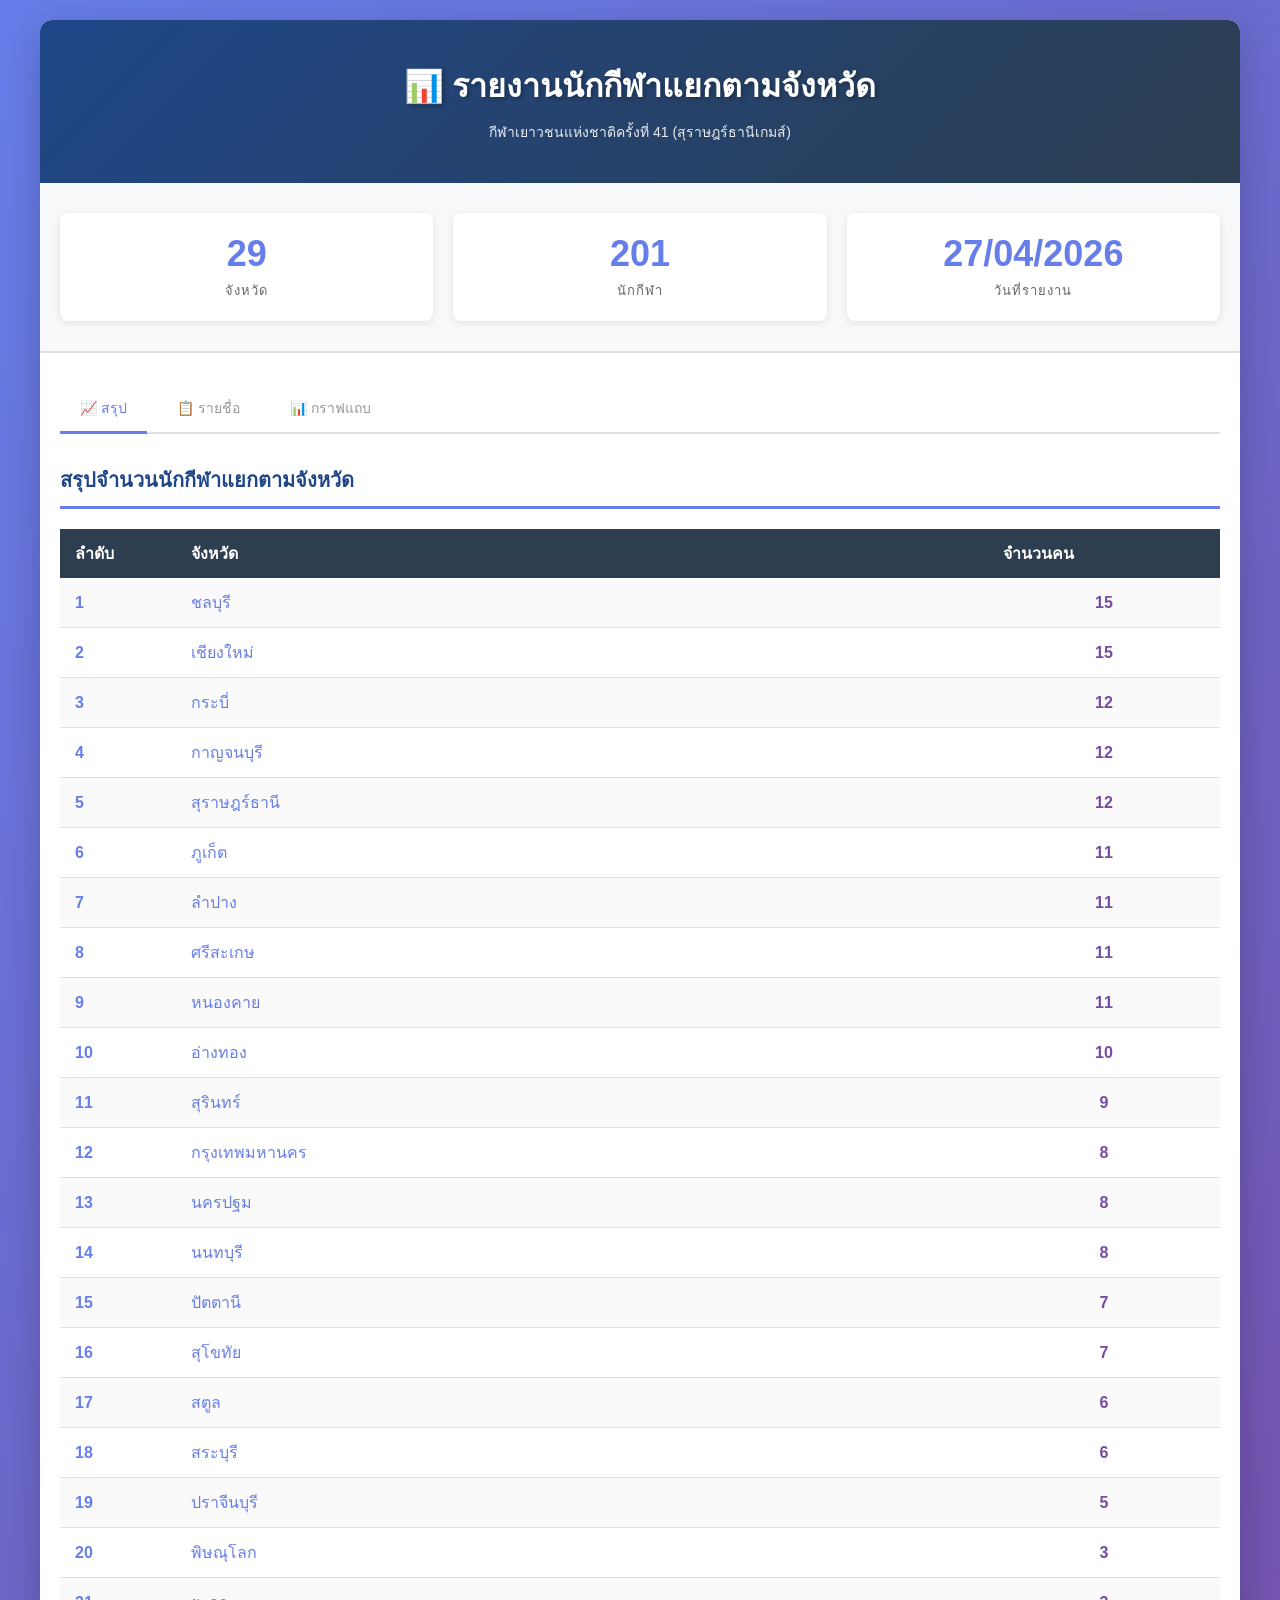
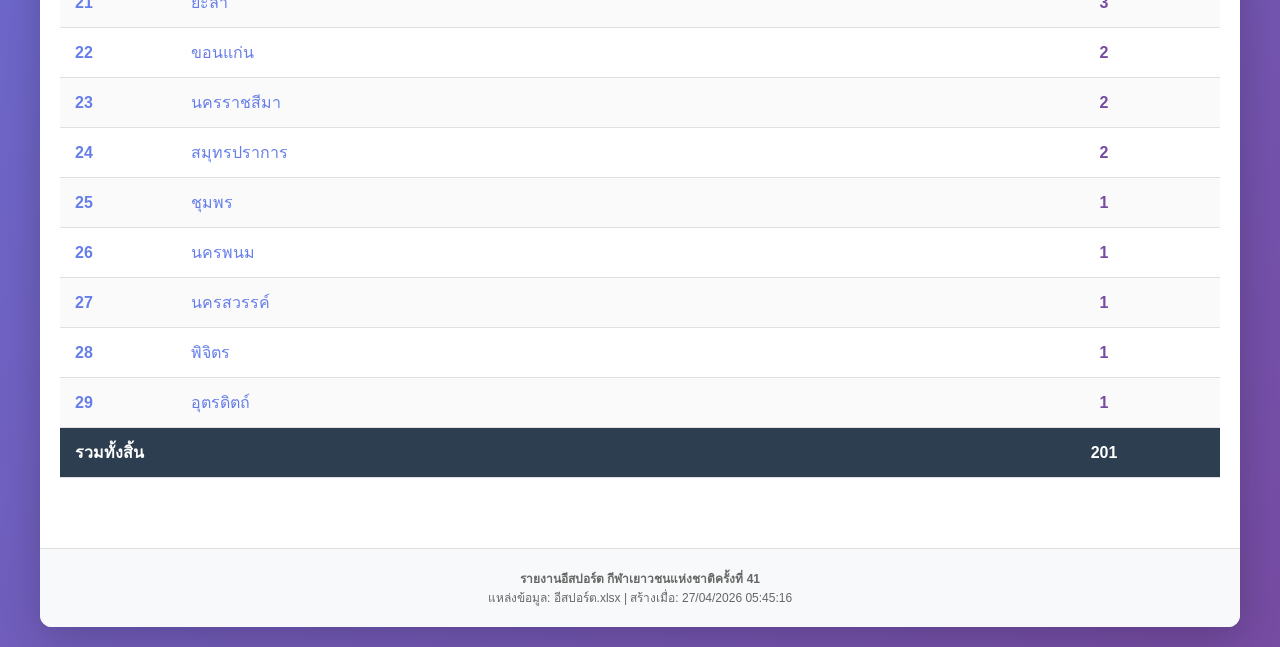
<file: reporte.html>
<!DOCTYPE html>
<html lang="th">
<head>
    <meta charset="UTF-8">
    <meta name="viewport" content="width=device-width, initial-scale=1.0">
<link rel="icon" type="image/x-icon" href="favicon.ico">
    <title>รายงานนักกีฬาแยกตามจังหวัด</title>
    <style>
        * {
            margin: 0;
            padding: 0;
            box-sizing: border-box;
        }
        
        body {
            font-family: 'Segoe UI', 'Thai Sans Serif', Tahoma, Geneva, Verdana, sans-serif;
            background: linear-gradient(135deg, #667eea 0%, #764ba2 100%);
            padding: 20px;
            min-height: 100vh;
        }
        
        .container {
            max-width: 1200px;
            margin: 0 auto;
            background: white;
            border-radius: 12px;
            box-shadow: 0 10px 40px rgba(0,0,0,0.2);
            overflow: hidden;
        }
        
        .header {
            background: linear-gradient(135deg, #1F4788 0%, #2C3E50 100%);
            color: white;
            padding: 40px 20px;
            text-align: center;
        }
        
        .header h1 {
            font-size: 32px;
            margin-bottom: 10px;
            text-shadow: 2px 2px 4px rgba(0,0,0,0.3);
        }
        
        .header p {
            font-size: 14px;
            opacity: 0.9;
        }
        
        .stats {
            display: grid;
            grid-template-columns: 1fr 1fr 1fr;
            gap: 20px;
            padding: 30px 20px;
            background: #F8F9FA;
            border-bottom: 2px solid #E0E0E0;
        }
        
        .stat-card {
            text-align: center;
            padding: 20px;
            background: white;
            border-radius: 8px;
            box-shadow: 0 2px 8px rgba(0,0,0,0.1);
        }
        
        .stat-card .number {
            font-size: 36px;
            font-weight: bold;
            color: #667eea;
            margin-bottom: 5px;
        }
        
        .stat-card .label {
            font-size: 13px;
            color: #666;
            text-transform: uppercase;
            letter-spacing: 1px;
        }
        
        .content {
            padding: 30px 20px;
        }
        
        .section-title {
            font-size: 20px;
            color: #1F4788;
            margin-bottom: 20px;
            padding-bottom: 10px;
            border-bottom: 3px solid #667eea;
            font-weight: bold;
        }
        
        .summary-table {
            width: 100%;
            margin-bottom: 40px;
            border-collapse: collapse;
        }
        
        .summary-table thead {
            background: #2C3E50;
            color: white;
        }
        
        .summary-table th {
            padding: 12px 15px;
            text-align: left;
            font-weight: 600;
        }
        
        .summary-table td {
            padding: 12px 15px;
            border-bottom: 1px solid #E0E0E0;
        }
        
        .summary-table tbody tr:hover {
            background: #F5F5F5;
        }
        
        .summary-table tbody tr:nth-child(odd) {
            background: #FAFAFA;
        }
        
        .rank {
            font-weight: bold;
            color: #667eea;
            width: 40px;
        }
        
        .province-name {
            font-weight: 500;
            color: #1F4788;
        }

        .province-link {
            color: #667eea;
            cursor: pointer;
            text-decoration: none;
            font-weight: 500;
            border-bottom: 2px solid transparent;
            transition: all 0.3s ease;
        }

        .province-link:hover {
            color: #764ba2;
            border-bottom-color: #667eea;
        }
        
        .count {
            text-align: center;
            font-weight: bold;
            color: #764ba2;
        }
        
        .total-row {
            background: #2C3E50 !important;
            color: white;
            font-weight: bold;
        }
        
        .total-row td {
            color: white;
        }
        
        .detail-section {
            margin-bottom: 30px;
        }
        
        .province-card {
            margin-bottom: 20px;
            border-radius: 8px;
            overflow: hidden;
            box-shadow: 0 2px 8px rgba(0,0,0,0.1);
        }
        
        .province-header {
            padding: 15px 20px;
            color: white;
            font-weight: bold;
            font-size: 15px;
            display: flex;
            justify-content: space-between;
            align-items: center;
        }
        
        .province-count {
            background: rgba(255,255,255,0.3);
            padding: 4px 12px;
            border-radius: 20px;
            font-size: 12px;
        }
        
        .athletes-list {
            background: white;
            padding: 15px 20px;
        }
        
        .athletes-list ol {
            list-style-position: inside;
            line-height: 1.8;
        }
        
        .athletes-list li {
            padding: 5px 0;
            font-size: 13px;
            color: #333;
        }

        .athlete-highlight {
            background-color: #FFEB3B;
            padding: 3px 6px;
            border-radius: 3px;
            font-weight: 600;
            display: inline-block;
        }
        
        .search-box {
            margin-bottom: 30px;
        }
        
        .search-box input {
            width: 100%;
            padding: 12px 15px;
            border: 2px solid #E0E0E0;
            border-radius: 6px;
            font-size: 14px;
            transition: border-color 0.3s;
        }
        
        .search-box input:focus {
            outline: none;
            border-color: #667eea;
            box-shadow: 0 0 0 3px rgba(102, 126, 234, 0.1);
        }
        
        .footer {
            background: #F8F9FA;
            padding: 20px;
            text-align: center;
            color: #666;
            font-size: 12px;
            border-top: 1px solid #E0E0E0;
        }
        
        .tabs {
            display: flex;
            gap: 10px;
            margin-bottom: 30px;
            border-bottom: 2px solid #E0E0E0;
            flex-wrap: wrap;
        }
        
        .tab-btn {
            padding: 12px 20px;
            border: none;
            background: none;
            cursor: pointer;
            font-size: 14px;
            font-weight: 500;
            color: #999;
            transition: all 0.3s;
            border-bottom: 3px solid transparent;
            position: relative;
            bottom: -2px;
        }
        
        .tab-btn.active {
            color: #667eea;
            border-bottom-color: #667eea;
        }
        
        .tab-content {
            display: none;
        }
        
        .tab-content.active {
            display: block;
        }
        
        /* Bar Chart Styles */
        .bar-chart-container {
            display: flex;
            flex-direction: column;
            gap: 15px;
            margin-bottom: 30px;
        }
        
        .bar-item {
            display: flex;
            align-items: center;
            gap: 12px;
            transition: opacity 0.3s ease;
        }
        
        .bar-item.hidden {
            display: none;
        }
        
        .bar-label {
            width: 180px;
            font-size: 14px;
            font-weight: 600;
            color: #333;
            flex-shrink: 0;
        }
        
        .bar-container {
            flex: 1;
            height: 40px;
            background: #F0F0F0;
            border-radius: 6px;
            overflow: hidden;
            position: relative;
            box-shadow: inset 0 1px 3px rgba(0,0,0,0.1);
        }
        
        .bar {
            height: 100%;
            display: flex;
            align-items: center;
            justify-content: flex-end;
            padding-right: 12px;
            color: white;
            font-weight: bold;
            font-size: 13px;
            transition: width 0.5s ease;
            border-radius: 6px;
            position: relative;
            text-shadow: 1px 1px 2px rgba(0,0,0,0.3);
        }
        
        .bar-count {
            width: 45px;
            text-align: right;
            font-size: 14px;
            font-weight: bold;
            color: #333;
            flex-shrink: 0;
        }
        
        .rank-num {
            width: 30px;
            text-align: center;
            font-weight: bold;
            color: #667eea;
            flex-shrink: 0;
        }
        
        .no-results {
            text-align: center;
            padding: 40px 20px;
            color: #999;
            font-size: 16px;
        }
        
        @media (max-width: 768px) {
            .stats {
                grid-template-columns: 1fr;
            }
            
            .header h1 {
                font-size: 24px;
            }
            
            .province-header {
                flex-direction: column;
                gap: 8px;
                align-items: flex-start;
            }
            
            .bar-label {
                width: 120px;
                font-size: 12px;
            }
            
            .bar-count {
                width: 35px;
                font-size: 12px;
            }
        }
    </style>
</head>
<body>
    <div class="container">
        <!-- Header -->
        <div class="header">
            <h1>📊 รายงานนักกีฬาแยกตามจังหวัด</h1>
            <p>กีฬาเยาวชนแห่งชาติครั้งที่ 41 (สุราษฎร์ธานีเกมส์)</p>
        </div>
        
        <!-- Statistics -->
        <div class="stats">
            <div class="stat-card">
                <div class="number">29</div>
                <div class="label">จังหวัด</div>
            </div>
            <div class="stat-card">
                <div class="number">201</div>
                <div class="label">นักกีฬา</div>
            </div>
            <div class="stat-card">
                <div class="number">27/04/2026</div>
                <div class="label">วันที่รายงาน</div>
            </div>
        </div>
        
        <!-- Content -->
        <div class="content">
            <!-- Tabs -->
            <div class="tabs">
                <button class="tab-btn active" onclick="switchTab(event, 'summary')">📈 สรุป</button>
                <button class="tab-btn" onclick="switchTab(event, 'details')">📋 รายชื่อ</button>
                <button class="tab-btn" onclick="switchTab(event, 'chart')">📊 กราฟแถบ</button>
            </div>
            
            <!-- Summary Tab -->
            <div id="summary" class="tab-content active">
                <h2 class="section-title">สรุปจำนวนนักกีฬาแยกตามจังหวัด</h2>
                <table class="summary-table">
                    <thead>
                        <tr>
                            <th style="width: 10%;">ลำดับ</th>
                            <th style="width: 70%;">จังหวัด</th>
                            <th style="width: 20%;">จำนวนคน</th>
                        </tr>
                    </thead>
                    <tbody>

                        <tr>
                            <td class="rank">1</td>
                            <td class="province-name"><a class="province-link" href="javascript:void(0)" onclick="goToProvince('ชลบุรี'); return false;">ชลบุรี</a></td>
                            <td class="count">15</td>
                        </tr>

                        <tr>
                            <td class="rank">2</td>
                            <td class="province-name"><a class="province-link" href="javascript:void(0)" onclick="goToProvince('เชียงใหม่'); return false;">เชียงใหม่</a></td>
                            <td class="count">15</td>
                        </tr>

                        <tr>
                            <td class="rank">3</td>
                            <td class="province-name"><a class="province-link" href="javascript:void(0)" onclick="goToProvince('กระบี่'); return false;">กระบี่</a></td>
                            <td class="count">12</td>
                        </tr>

                        <tr>
                            <td class="rank">4</td>
                            <td class="province-name"><a class="province-link" href="javascript:void(0)" onclick="goToProvince('กาญจนบุรี'); return false;">กาญจนบุรี</a></td>
                            <td class="count">12</td>
                        </tr>

                        <tr>
                            <td class="rank">5</td>
                            <td class="province-name"><a class="province-link" href="javascript:void(0)" onclick="goToProvince('สุราษฎร์ธานี'); return false;">สุราษฎร์ธานี</a></td>
                            <td class="count">12</td>
                        </tr>

                        <tr>
                            <td class="rank">6</td>
                            <td class="province-name"><a class="province-link" href="javascript:void(0)" onclick="goToProvince('ภูเก็ต'); return false;">ภูเก็ต</a></td>
                            <td class="count">11</td>
                        </tr>

                        <tr>
                            <td class="rank">7</td>
                            <td class="province-name"><a class="province-link" href="javascript:void(0)" onclick="goToProvince('ลำปาง'); return false;">ลำปาง</a></td>
                            <td class="count">11</td>
                        </tr>

                        <tr>
                            <td class="rank">8</td>
                            <td class="province-name"><a class="province-link" href="javascript:void(0)" onclick="goToProvince('ศรีสะเกษ'); return false;">ศรีสะเกษ</a></td>
                            <td class="count">11</td>
                        </tr>

                        <tr>
                            <td class="rank">9</td>
                            <td class="province-name"><a class="province-link" href="javascript:void(0)" onclick="goToProvince('หนองคาย'); return false;">หนองคาย</a></td>
                            <td class="count">11</td>
                        </tr>

                        <tr>
                            <td class="rank">10</td>
                            <td class="province-name"><a class="province-link" href="javascript:void(0)" onclick="goToProvince('อ่างทอง'); return false;">อ่างทอง</a></td>
                            <td class="count">10</td>
                        </tr>

                        <tr>
                            <td class="rank">11</td>
                            <td class="province-name"><a class="province-link" href="javascript:void(0)" onclick="goToProvince('สุรินทร์'); return false;">สุรินทร์</a></td>
                            <td class="count">9</td>
                        </tr>

                        <tr>
                            <td class="rank">12</td>
                            <td class="province-name"><a class="province-link" href="javascript:void(0)" onclick="goToProvince('กรุงเทพมหานคร'); return false;">กรุงเทพมหานคร</a></td>
                            <td class="count">8</td>
                        </tr>

                        <tr>
                            <td class="rank">13</td>
                            <td class="province-name"><a class="province-link" href="javascript:void(0)" onclick="goToProvince('นครปฐม'); return false;">นครปฐม</a></td>
                            <td class="count">8</td>
                        </tr>

                        <tr>
                            <td class="rank">14</td>
                            <td class="province-name"><a class="province-link" href="javascript:void(0)" onclick="goToProvince('นนทบุรี'); return false;">นนทบุรี</a></td>
                            <td class="count">8</td>
                        </tr>

                        <tr>
                            <td class="rank">15</td>
                            <td class="province-name"><a class="province-link" href="javascript:void(0)" onclick="goToProvince('ปัตตานี'); return false;">ปัตตานี</a></td>
                            <td class="count">7</td>
                        </tr>

                        <tr>
                            <td class="rank">16</td>
                            <td class="province-name"><a class="province-link" href="javascript:void(0)" onclick="goToProvince('สุโขทัย'); return false;">สุโขทัย</a></td>
                            <td class="count">7</td>
                        </tr>

                        <tr>
                            <td class="rank">17</td>
                            <td class="province-name"><a class="province-link" href="javascript:void(0)" onclick="goToProvince('สตูล'); return false;">สตูล</a></td>
                            <td class="count">6</td>
                        </tr>

                        <tr>
                            <td class="rank">18</td>
                            <td class="province-name"><a class="province-link" href="javascript:void(0)" onclick="goToProvince('สระบุรี'); return false;">สระบุรี</a></td>
                            <td class="count">6</td>
                        </tr>

                        <tr>
                            <td class="rank">19</td>
                            <td class="province-name"><a class="province-link" href="javascript:void(0)" onclick="goToProvince('ปราจีนบุรี'); return false;">ปราจีนบุรี</a></td>
                            <td class="count">5</td>
                        </tr>

                        <tr>
                            <td class="rank">20</td>
                            <td class="province-name"><a class="province-link" href="javascript:void(0)" onclick="goToProvince('พิษณุโลก'); return false;">พิษณุโลก</a></td>
                            <td class="count">3</td>
                        </tr>

                        <tr>
                            <td class="rank">21</td>
                            <td class="province-name"><a class="province-link" href="javascript:void(0)" onclick="goToProvince('ยะลา'); return false;">ยะลา</a></td>
                            <td class="count">3</td>
                        </tr>

                        <tr>
                            <td class="rank">22</td>
                            <td class="province-name"><a class="province-link" href="javascript:void(0)" onclick="goToProvince('ขอนแก่น'); return false;">ขอนแก่น</a></td>
                            <td class="count">2</td>
                        </tr>

                        <tr>
                            <td class="rank">23</td>
                            <td class="province-name"><a class="province-link" href="javascript:void(0)" onclick="goToProvince('นครราชสีมา'); return false;">นครราชสีมา</a></td>
                            <td class="count">2</td>
                        </tr>

                        <tr>
                            <td class="rank">24</td>
                            <td class="province-name"><a class="province-link" href="javascript:void(0)" onclick="goToProvince('สมุทรปราการ'); return false;">สมุทรปราการ</a></td>
                            <td class="count">2</td>
                        </tr>

                        <tr>
                            <td class="rank">25</td>
                            <td class="province-name"><a class="province-link" href="javascript:void(0)" onclick="goToProvince('ชุมพร'); return false;">ชุมพร</a></td>
                            <td class="count">1</td>
                        </tr>

                        <tr>
                            <td class="rank">26</td>
                            <td class="province-name"><a class="province-link" href="javascript:void(0)" onclick="goToProvince('นครพนม'); return false;">นครพนม</a></td>
                            <td class="count">1</td>
                        </tr>

                        <tr>
                            <td class="rank">27</td>
                            <td class="province-name"><a class="province-link" href="javascript:void(0)" onclick="goToProvince('นครสวรรค์'); return false;">นครสวรรค์</a></td>
                            <td class="count">1</td>
                        </tr>

                        <tr>
                            <td class="rank">28</td>
                            <td class="province-name"><a class="province-link" href="javascript:void(0)" onclick="goToProvince('พิจิตร'); return false;">พิจิตร</a></td>
                            <td class="count">1</td>
                        </tr>

                        <tr>
                            <td class="rank">29</td>
                            <td class="province-name"><a class="province-link" href="javascript:void(0)" onclick="goToProvince('อุตรดิตถ์'); return false;">อุตรดิตถ์</a></td>
                            <td class="count">1</td>
                        </tr>

                        <tr class="total-row">
                            <td colspan="2">รวมทั้งสิ้น</td>
                            <td class="count">201</td>
                        </tr>
                    </tbody>
                </table>
            </div>
            
            <!-- Details Tab -->
            <div id="details" class="tab-content">
                <h2 class="section-title">รายชื่อนักกีฬา</h2>
                <div class="search-box">
                    <input type="text" id="searchInput" placeholder="🔍 ค้นหาจังหวัดหรือชื่อนักกีฬา..." onkeyup="filterDetailsContent(event)">
                </div>
                <div class="detail-section">

                    <div class="province-card" id="province-ชลบุรี" data-province="ชลบุรี">
                        <div class="province-header" style="background-color: #FF6B6B;">
                            <span>ชลบุรี</span>
                            <span class="province-count">15 คน</span>
                        </div>
                        <div class="athletes-list">
                            <ol>
                                <li>กัญญาพัชร อ่อนนิ่ม</li>
                                <li>จรูณโรจน์ โรจนธนธรรม</li>
                                <li>ซาร์รา เวอร์บูม</li>
                                <li>ณัฐกฤตา เข็มศรี</li>
                                <li>ณัฐชานันท์ โกมลวัฒนพงศ์</li>
                                <li>ณัฐวุฒิ นาแก้ว</li>
                                <li>นนทชา ใยมะเดื่อ</li>
                                <li>นันทิกานต์ ยินดีสุข</li>
                                <li>บูรพา จำปามูล</li>
                                <li>พรชนก ศรีทับทิม</li>
                                <li>พิชาภพ แก้วกล่ำ</li>
                                <li>ศุราวุฒ เวียงคำ</li>
                                <li>สิทธิโชค ศรีบุรินทร์</li>
                                <li>สุขกันยา วงศ์วรรณะศิริ</li>
                                <li>เรมิกา มุสิกุล</li>

                            </ol>
                        </div>
                    </div>

                    <div class="province-card" id="province-เชียงใหม่">
                        <div class="province-header" style="background-color: #4ECDC4;">
                            <span>เชียงใหม่</span>
                            <span class="province-count">15 คน</span>
                        </div>
                        <div class="athletes-list">
                            <ol>
                                <li>ชลธร สรรพช่าง</li>
                                <li>ชัญญา สายวุฒิกุล</li>
                                <li>ฐิติพรรณ พรหมวิจิตร</li>
                                <li>ณพัส วาวงศ์มูล</li>
                                <li>ณัฐพล ศิริสายัณห์</li>
                                <li>ธนกร ฟองเมฆ</li>
                                <li>ธนดล ธิสา</li>
                                <li>นภัทรกร มูลถี</li>
                                <li>นาวิน นะนิตย์</li>
                                <li>ปุญพิชชา เวียงนาค</li>
                                <li>มนัสนันท์ พิบูลย์ลาภอุดม</li>
                                <li>อรอุมา ทำบุญ</li>
                                <li>อริยพงษ์ ตุ่นเครือ</li>
                                <li>อัญนิชา ใจคำแปง</li>
                                <li>เจอรามี่คู่บุญ เจียฟู ว่อง</li>

                            </ol>
                        </div>
                    </div>

                    <div class="province-card" id="province-กระบี่">
                        <div class="province-header" style="background-color: #45B7D1;">
                            <span>กระบี่</span>
                            <span class="province-count">12 คน</span>
                        </div>
                        <div class="athletes-list">
                            <ol>
                                <li>ณฐมน ซุ่นกิจ</li>
                                <li>ทีปกร สมหวัง</li>
                                <li>ธีรนาฏ ปริญญาพล</li>
                                <li>ปิยะรัตน์ ขาวนวล</li>
                                <li>ปุณฑิภาทร ศรีจรรยา</li>
                                <li>พสิน จิตต์แจ้ง</li>
                                <li>ภัคนันท์ ขันธ์ภักดี</li>
                                <li>อภิสิทธิ์ ทองเนื้อสาม</li>
                                <li>เตชินท์ สั่นสท้าน</li>
                                <li>แก้วอัญชิษฐา วงค์สวัสดิ์</li>
                                <li>แสงอรุณ ชมเชย</li>
                                <li>ไวสวรรยา สาระภี</li>

                            </ol>
                        </div>
                    </div>

                    <div class="province-card" id="province-กาญจนบุรี">
                        <div class="province-header" style="background-color: #FFA07A;">
                            <span>กาญจนบุรี</span>
                            <span class="province-count">12 คน</span>
                        </div>
                        <div class="athletes-list">
                            <ol>
                                <li>ญานิศา รวบรวม</li>
                                <li>ณัชชา ผิวอ่อนเลิญ</li>
                                <li>ณัฎฐธิดา กิจประชุม</li>
                                <li>ทัศนวรรณ เรืองศรี</li>
                                <li>ธันย์ชนก วธาวนิชกุล</li>
                                <li>ธีรภัทร ใบไม้</li>
                                <li>ปรีญาภัทร กราบกราน</li>
                                <li>พิณภาภร บัณฑิต</li>
                                <li>รัฐธรรมนูญ มงคลเทวากุล</li>
                                <li>สิทธิโชค สาระสาริน</li>
                                <li>สุทธิดา เกตุอ้น</li>
                                <li>สุธน โคตรสิม</li>

                            </ol>
                        </div>
                    </div>

                    <div class="province-card" id="province-สุราษฎร์ธานี">
                        <div class="province-header" style="background-color: #98D8C8;">
                            <span>สุราษฎร์ธานี</span>
                            <span class="province-count">12 คน</span>
                        </div>
                        <div class="athletes-list">
                            <ol>
                                <li>จิรัฎฐ์ เมธารินทร์</li>
                                <li>จิราวรรณ อุตล้อม</li>
                                <li>ชนิกานต์ บุญคล้าย</li>
                                <li>ธนกฤต เจริญจิตร</li>
                                <li>พนาย แสงมณี</li>
                                <li>พรปวีณ์ อินทมาตย์</li>
                                <li>พสิษฐ์ พุทธิมา</li>
                                <li>พีรวิชญ์ จริยาพจน์</li>
                                <li>วสันต์ รอดภัย</li>
                                <li>ศักรนันทน์ พรหมเมือง</li>
                                <li>ศุภณัฐ ณ นคร</li>
                                <li>อภิชญา คหะวงษ์</li>

                            </ol>
                        </div>
                    </div>

                    <div class="province-card" id="province-ภูเก็ต">
                        <div class="province-header" style="background-color: #F7DC6F;">
                            <span>ภูเก็ต</span>
                            <span class="province-count">11 คน</span>
                        </div>
                        <div class="athletes-list">
                            <ol>
                                <li>กฤติมา สามา</li>
                                <li>จักรภัทร มุกดา</li>
                                <li>ชญานิษฐ์ นิลศร</li>
                                <li>ชัชวาลย์ พลบูรณ์</li>
                                <li>ทิมพิกา บัวหนุน</li>
                                <li>ปฏิพัทธิ์ เตียงน้อย</li>
                                <li>พฤกษธร สุขศรี</li>
                                <li>วริศรา แปะปลอด</li>
                                <li>สิริวิมล สมพูล</li>
                                <li>สุชัญญา เกตุกาย</li>
                                <li>อภิญญา เรียบร้อย</li>

                            </ol>
                        </div>
                    </div>

                    <div class="province-card" id="province-ลำปาง">
                        <div class="province-header" style="background-color: #BB8FCE;">
                            <span>ลำปาง</span>
                            <span class="province-count">11 คน</span>
                        </div>
                        <div class="athletes-list">
                            <ol>
                                <li>ณวลัญส์ ศรีทะโร</li>
                                <li>ทักษิณ กันคำ</li>
                                <li>นฤมล เรือนเหมย</li>
                                <li>บุริศร์ ทองสุก</li>
                                <li>ปพิชญา เงินฮอม</li>
                                <li>พิชเนตร จันทร์นฤกุล</li>
                                <li>พีรพรรฒ ภู่ระหงษ์</li>
                                <li>พีรวิชญ์ มุณีแก้ว</li>
                                <li>วรพล งามขำ</li>
                                <li>วรัทยา แดงทอง</li>
                                <li>ไอลดา ทานันท์</li>

                            </ol>
                        </div>
                    </div>

                    <div class="province-card" id="province-ศรีสะเกษ">
                        <div class="province-header" style="background-color: #85C1E2;">
                            <span>ศรีสะเกษ</span>
                            <span class="province-count">11 คน</span>
                        </div>
                        <div class="athletes-list">
                            <ol>
                                <li>กรรณธิดา พิสัย</li>
                                <li>ชยากร สีห์โคตร์</li>
                                <li>ณัฐฐาริณีย์ ใจดี</li>
                                <li>ธนวัฒน์ เพ็งพา</li>
                                <li>นเรศ สุขจันทร์</li>
                                <li>ปฏิมา ณ นคร</li>
                                <li>พิชญา แก้วฤทธิ์</li>
                                <li>พุฒิกร สามี</li>
                                <li>ภัทราพร จันทสาร</li>
                                <li>ยศกร ศรีโพนทอง</li>
                                <li>อิศราภรณ์ ศรีหะบุตร</li>

                            </ol>
                        </div>
                    </div>

                    <div class="province-card" id="province-หนองคาย">
                        <div class="province-header" style="background-color: #F8B195;">
                            <span>หนองคาย</span>
                            <span class="province-count">11 คน</span>
                        </div>
                        <div class="athletes-list">
                            <ol>
                                <li>กฤติน สีหไตร</li>
                                <li>กานต์เกล้า ร้อยแสง</li>
                                <li>จุฑารัตน์ สีแดง</li>
                                <li>ชาญชล นิยะนุช</li>
                                <li>ณัฐนรี งามมีศรี</li>
                                <li>พศิน บุญเทพ</li>
                                <li>วิธาดา นามบุปผา</li>
                                <li>วิริทธิ์พล บุตรเสน</li>
                                <li>ศิวกร ศรีภักดี</li>
                                <li>สิริยากร โคตรชมภู</li>
                                <li>หิรัญ ชินคำ</li>

                            </ol>
                        </div>
                    </div>

                    <div class="province-card" id="province-อ่างทอง">
                        <div class="province-header" style="background-color: #A8E6CF;">
                            <span>อ่างทอง</span>
                            <span class="province-count">10 คน</span>
                        </div>
                        <div class="athletes-list">
                            <ol>
                                <li>ชัยณรงค์ แสงอ่อน</li>
                                <li>ธนวัฒน์ พัฒนะ</li>
                                <li>ธนากร เที่ยงดี</li>
                                <li>ธาวิน จั่นเพ็ชร์</li>
                                <li>บุษญาภรณ์ ภักดี</li>
                                <li>พีรวิชญ์ ไตรยวงค์</li>
                                <li>พุฒิพงศ์ ไข่เจียว</li>
                                <li>สิรธีร์ บุญมาขอม</li>
                                <li>สุทธิดา อินไข่</li>
                                <li>ไพลิน คุ้มเกรง</li>

                            </ol>
                        </div>
                    </div>

                    <div class="province-card" id="province-สุรินทร์">
                        <div class="province-header" style="background-color: #FFD3B6;">
                            <span>สุรินทร์</span>
                            <span class="province-count">9 คน</span>
                        </div>
                        <div class="athletes-list">
                            <ol>
                                <li>กันตพัฒน์ คำดี</li>
                                <li>ก้องภพ กิจแสงทอง</li>
                                <li>นันทะ รักงาม</li>
                                <li>ปริษา สืบสันต์</li>
                                <li>พอเพียง บุญสิทธิ์</li>
                                <li>วิรุฬห์ ขำเลิศ</li>
                                <li>สิรภัทร แย้มเดช</li>
                                <li>เปรมบารมี บานเย็น</li>
                                <li>โชติก ฉัตรยุทธนา</li>

                            </ol>
                        </div>
                    </div>

                    <div class="province-card" id="province-กรุงเทพมหานคร">
                        <div class="province-header" style="background-color: #FFAAA5;">
                            <span>กรุงเทพมหานคร</span>
                            <span class="province-count">8 คน</span>
                        </div>
                        <div class="athletes-list">
                            <ol>
                                <li>กันตพัฒน์ สินวาสนามงคล</li>
                                <li>ธนกฤต ดลประดิษฐ</li>
                                <li>ธิติสรณ์ เปรมพนมสรรค์</li>
                                <li>ปุญญพัฒน์ ทำบุญ</li>
                                <li>ภัทรพงศ์ ภาณุมาศตระกูล</li>
                                <li>วชิรวิทย์ อินทร์แก้ว</li>
                                <li>วัณณุวรรชน์ โยธิคาร์</li>
                                <li>วิชชุกร ศุภประภา</li>

                            </ol>
                        </div>
                    </div>

                    <div class="province-card" id="province-นครปฐม">
                        <div class="province-header" style="background-color: #FF8B94;">
                            <span>นครปฐม</span>
                            <span class="province-count">8 คน</span>
                        </div>
                        <div class="athletes-list">
                            <ol>
                                <li>กรวิชญ์ ธรรมเกษา</li>
                                <li>ฐิติพงศ์ ศรีสุขพูลทรัพย์</li>
                                <li>ธนกาญ ศรีสะอาด</li>
                                <li>ธรดล พันทนพิเชฐ</li>
                                <li>พีรพล สุริยะ</li>
                                <li>วชิราภรณ์ สระทองทา</li>
                                <li>วีรภาพ เณรบางแก้ว</li>
                                <li>สุรพัศ นาคคีรี</li>

                            </ol>
                        </div>
                    </div>

                    <div class="province-card" id="province-นนทบุรี">
                        <div class="province-header" style="background-color: #A8D8D8;">
                            <span>นนทบุรี</span>
                            <span class="province-count">8 คน</span>
                        </div>
                        <div class="athletes-list">
                            <ol>
                                <li>นนธิชา เล็กปราง</li>
                                <li>พลภัทร แต้ยินดี</li>
                                <li>พิมพ์พจี วีรยารุจิภาส</li>
                                <li>พีรพัฒน์ คชินทร์</li>
                                <li>ภูกิจ ภูษิดาอภิวัฒน์</li>
                                <li>วิสัยทัศน์ โสภณกิจพิพัฒน์</li>
                                <li>สาวิกา แซ่ตั้ง</li>
                                <li>สิริกรัณย์ เสนีย์วงศ์ ณ อยุธยา</li>

                            </ol>
                        </div>
                    </div>

                    <div class="province-card" id="province-ปัตตานี">
                        <div class="province-header" style="background-color: #AA96DA;">
                            <span>ปัตตานี</span>
                            <span class="province-count">7 คน</span>
                        </div>
                        <div class="athletes-list">
                            <ol>
                                <li>กันธนา อักษรสมบัติ</li>
                                <li>ซอฟาอีย์ เบ็ญอิสมาแอล</li>
                                <li>ธัชไท ธรรมเจริญ</li>
                                <li>พรรษา แหวนหรุ่น</li>
                                <li>มฺูฮำหมัดฮาซีม ซาฟา</li>
                                <li>อัสมีย์ มามะ</li>
                                <li>อิทธิพัทธ์ นวลนิล</li>

                            </ol>
                        </div>
                    </div>

                    <div class="province-card" id="province-สุโขทัย">
                        <div class="province-header" style="background-color: #FCBAD3;">
                            <span>สุโขทัย</span>
                            <span class="province-count">7 คน</span>
                        </div>
                        <div class="athletes-list">
                            <ol>
                                <li>ณัฐชนน จอมประเสริฐ</li>
                                <li>ณัฐชพร วงส์ประยูร</li>
                                <li>ณัฐพณชัย เนตรบุตร</li>
                                <li>ธนพัฒ วงษ์เรียน</li>
                                <li>พีรวิชญ์ วันทาเขียว</li>
                                <li>ภนากรณ์ รัตมานะ</li>
                                <li>รชต แกมทอง</li>

                            </ol>
                        </div>
                    </div>

                    <div class="province-card" id="province-สตูล">
                        <div class="province-header" style="background-color: #A1D5C4;">
                            <span>สตูล</span>
                            <span class="province-count">6 คน</span>
                        </div>
                        <div class="athletes-list">
                            <ol>
                                <li>ณัฐพงศ์ แก้วมณี</li>
                                <li>พีรภัทร ศักน้อย</li>
                                <li>รัชกฤต ลัคนาวงศ์</li>
                                <li>อานิฟ อาดำ</li>
                                <li>อาบัชชาร์ เกษม</li>
                                <li>อารีย์ เทพคงคา</li>

                            </ol>
                        </div>
                    </div>

                    <div class="province-card" id="province-สระบุรี">
                        <div class="province-header" style="background-color: #D4A5D4;">
                            <span>สระบุรี</span>
                            <span class="province-count">6 คน</span>
                        </div>
                        <div class="athletes-list">
                            <ol>
                                <li>กชวรรณ กองทอง</li>
                                <li>กัลญาพร วงศ์มณีสถาพร</li>
                                <li>ธนภูมิ พลอยงาม</li>
                                <li>ปภาวดี ตุลาทอง</li>
                                <li>รวงข้าว แสนทวี</li>
                                <li>สุธีรา อินโต</li>

                            </ol>
                        </div>
                    </div>

                    <div class="province-card" id="province-ปราจีนบุรี">
                        <div class="province-header" style="background-color: #64B5F6;">
                            <span>ปราจีนบุรี</span>
                            <span class="province-count">5 คน</span>
                        </div>
                        <div class="athletes-list">
                            <ol>
                                <li>ชนัญชิดา คมกริส</li>
                                <li>ณัฐชวัล มหพลาดิศัย</li>
                                <li>ณิชชารีย์ นิธิวุฒิรัฐสกุล</li>
                                <li>พัสน์นันท์ ชัยศรี</li>
                                <li>มินดา สุขประเสริฐ</li>

                            </ol>
                        </div>
                    </div>

                    <div class="province-card" id="province-พิษณุโลก">
                        <div class="province-header" style="background-color: #81C784;">
                            <span>พิษณุโลก</span>
                            <span class="province-count">3 คน</span>
                        </div>
                        <div class="athletes-list">
                            <ol>
                                <li>ภัทรวดี เฮ้งจีน</li>
                                <li>สุธิกมล ฉาบเพ็ชร</li>
                                <li>อินทัช จิตรกำเหนิด</li>

                            </ol>
                        </div>
                    </div>

                    <div class="province-card" id="province-ยะลา">
                        <div class="province-header" style="background-color: #FFB74D;">
                            <span>ยะลา</span>
                            <span class="province-count">3 คน</span>
                        </div>
                        <div class="athletes-list">
                            <ol>
                                <li>ณัฏฐ์ รัตตัญญู</li>
                                <li>นพคุณ อ่อนแก้ว</li>
                                <li>เบญจพร ทองเหลือง</li>

                            </ol>
                        </div>
                    </div>

                    <div class="province-card" id="province-ขอนแก่น">
                        <div class="province-header" style="background-color: #E57373;">
                            <span>ขอนแก่น</span>
                            <span class="province-count">2 คน</span>
                        </div>
                        <div class="athletes-list">
                            <ol>
                                <li>กนกอร สีหาบุตร</li>
                                <li>นรินทร์ ทองเมืองน้อย</li>

                            </ol>
                        </div>
                    </div>

                    <div class="province-card" id="province-นครราชสีมา">
                        <div class="province-header" style="background-color: #64B5F6;">
                            <span>นครราชสีมา</span>
                            <span class="province-count">2 คน</span>
                        </div>
                        <div class="athletes-list">
                            <ol>
                                <li>มิณทราดา มีใหม่</li>
                                <li>เตชสิทธิ์ อภิชิตศักดิ์ชัย</li>

                            </ol>
                        </div>
                    </div>

                    <div class="province-card" id="province-สมุทรปราการ">
                        <div class="province-header" style="background-color: #81C784;">
                            <span>สมุทรปราการ</span>
                            <span class="province-count">2 คน</span>
                        </div>
                        <div class="athletes-list">
                            <ol>
                                <li>กัลยารัตน์ บุญใส</li>
                                <li>จิรพัฒน์ พหลยุทธ</li>

                            </ol>
                        </div>
                    </div>

                    <div class="province-card" id="province-ชุมพร">
                        <div class="province-header" style="background-color: #FFB74D;">
                            <span>ชุมพร</span>
                            <span class="province-count">1 คน</span>
                        </div>
                        <div class="athletes-list">
                            <ol>
                                <li>อนุภาพ แก้วศรี</li>

                            </ol>
                        </div>
                    </div>

                    <div class="province-card" id="province-นครพนม">
                        <div class="province-header" style="background-color: #E57373;">
                            <span>นครพนม</span>
                            <span class="province-count">1 คน</span>
                        </div>
                        <div class="athletes-list">
                            <ol>
                                <li>นภัชชา ชัยประภา</li>

                            </ol>
                        </div>
                    </div>

                    <div class="province-card" id="province-นครสวรรค์">
                        <div class="province-header" style="background-color: #AED581;">
                            <span>นครสวรรค์</span>
                            <span class="province-count">1 คน</span>
                        </div>
                        <div class="athletes-list">
                            <ol>
                                <li>ศิริวัชรา มิ่งเจริญศิริกุล</li>

                            </ol>
                        </div>
                    </div>

                    <div class="province-card" id="province-พิจิตร">
                        <div class="province-header" style="background-color: #F48FB1;">
                            <span>พิจิตร</span>
                            <span class="province-count">1 คน</span>
                        </div>
                        <div class="athletes-list">
                            <ol>
                                <li>อักษรินทร์ หอมนารี</li>

                            </ol>
                        </div>
                    </div>

                    <div class="province-card" id="province-อุตรดิตถ์">
                        <div class="province-header" style="background-color: #7986CB;">
                            <span>อุตรดิตถ์</span>
                            <span class="province-count">1 คน</span>
                        </div>
                        <div class="athletes-list">
                            <ol>
                                <li>ผักกาด สวัสดิ์ทอง</li>

                            </ol>
                        </div>
                    </div>

                </div>
            </div>
            
            <!-- Chart Tab -->
            <div id="chart" class="tab-content">
                <h2 class="section-title">กราฟแสดงจำนวนนักกีฬา (ทั้งหมด)</h2>
                <div class="search-box">
                    <input type="text" id="chartSearchInput" placeholder="🔍 ค้นหาจังหวัด..." onkeyup="filterChartContent()">
                </div>
                <div class="bar-chart-container" id="chartContainer">

                    <div class="bar-item" data-province="ชลบุรี">
                        <div class="rank-num">1</div>
                        <div class="bar-label">ชลบุรี</div>
                        <div class="bar-container">
                            <div class="bar" style="background-color: #FF6B6B; width: 100.0%;">
                                15
                            </div>
                        </div>
                        <div class="bar-count">15 คน</div>
                    </div>

                    <div class="bar-item" data-province="เชียงใหม่">
                        <div class="rank-num">2</div>
                        <div class="bar-label">เชียงใหม่</div>
                        <div class="bar-container">
                            <div class="bar" style="background-color: #4ECDC4; width: 100.0%;">
                                15
                            </div>
                        </div>
                        <div class="bar-count">15 คน</div>
                    </div>

                    <div class="bar-item" data-province="กระบี่">
                        <div class="rank-num">3</div>
                        <div class="bar-label">กระบี่</div>
                        <div class="bar-container">
                            <div class="bar" style="background-color: #45B7D1; width: 80.0%;">
                                12
                            </div>
                        </div>
                        <div class="bar-count">12 คน</div>
                    </div>

                    <div class="bar-item" data-province="กาญจนบุรี">
                        <div class="rank-num">4</div>
                        <div class="bar-label">กาญจนบุรี</div>
                        <div class="bar-container">
                            <div class="bar" style="background-color: #FFA07A; width: 80.0%;">
                                12
                            </div>
                        </div>
                        <div class="bar-count">12 คน</div>
                    </div>

                    <div class="bar-item" data-province="สุราษฎร์ธานี">
                        <div class="rank-num">5</div>
                        <div class="bar-label">สุราษฎร์ธานี</div>
                        <div class="bar-container">
                            <div class="bar" style="background-color: #98D8C8; width: 80.0%;">
                                12
                            </div>
                        </div>
                        <div class="bar-count">12 คน</div>
                    </div>

                    <div class="bar-item" data-province="ภูเก็ต">
                        <div class="rank-num">6</div>
                        <div class="bar-label">ภูเก็ต</div>
                        <div class="bar-container">
                            <div class="bar" style="background-color: #F7DC6F; width: 73.33333333333333%;">
                                11
                            </div>
                        </div>
                        <div class="bar-count">11 คน</div>
                    </div>

                    <div class="bar-item" data-province="ลำปาง">
                        <div class="rank-num">7</div>
                        <div class="bar-label">ลำปาง</div>
                        <div class="bar-container">
                            <div class="bar" style="background-color: #BB8FCE; width: 73.33333333333333%;">
                                11
                            </div>
                        </div>
                        <div class="bar-count">11 คน</div>
                    </div>

                    <div class="bar-item" data-province="ศรีสะเกษ">
                        <div class="rank-num">8</div>
                        <div class="bar-label">ศรีสะเกษ</div>
                        <div class="bar-container">
                            <div class="bar" style="background-color: #85C1E2; width: 73.33333333333333%;">
                                11
                            </div>
                        </div>
                        <div class="bar-count">11 คน</div>
                    </div>

                    <div class="bar-item" data-province="หนองคาย">
                        <div class="rank-num">9</div>
                        <div class="bar-label">หนองคาย</div>
                        <div class="bar-container">
                            <div class="bar" style="background-color: #F8B195; width: 73.33333333333333%;">
                                11
                            </div>
                        </div>
                        <div class="bar-count">11 คน</div>
                    </div>

                    <div class="bar-item" data-province="อ่างทอง">
                        <div class="rank-num">10</div>
                        <div class="bar-label">อ่างทอง</div>
                        <div class="bar-container">
                            <div class="bar" style="background-color: #A8E6CF; width: 66.66666666666666%;">
                                10
                            </div>
                        </div>
                        <div class="bar-count">10 คน</div>
                    </div>

                    <div class="bar-item" data-province="สุรินทร์">
                        <div class="rank-num">11</div>
                        <div class="bar-label">สุรินทร์</div>
                        <div class="bar-container">
                            <div class="bar" style="background-color: #FFD3B6; width: 60.0%;">
                                9
                            </div>
                        </div>
                        <div class="bar-count">9 คน</div>
                    </div>

                    <div class="bar-item" data-province="กรุงเทพมหานคร">
                        <div class="rank-num">12</div>
                        <div class="bar-label">กรุงเทพมหานคร</div>
                        <div class="bar-container">
                            <div class="bar" style="background-color: #FFAAA5; width: 53.333333333333336%;">
                                8
                            </div>
                        </div>
                        <div class="bar-count">8 คน</div>
                    </div>

                    <div class="bar-item" data-province="นครปฐม">
                        <div class="rank-num">13</div>
                        <div class="bar-label">นครปฐม</div>
                        <div class="bar-container">
                            <div class="bar" style="background-color: #FF8B94; width: 53.333333333333336%;">
                                8
                            </div>
                        </div>
                        <div class="bar-count">8 คน</div>
                    </div>

                    <div class="bar-item" data-province="นนทบุรี">
                        <div class="rank-num">14</div>
                        <div class="bar-label">นนทบุรี</div>
                        <div class="bar-container">
                            <div class="bar" style="background-color: #A8D8D8; width: 53.333333333333336%;">
                                8
                            </div>
                        </div>
                        <div class="bar-count">8 คน</div>
                    </div>

                    <div class="bar-item" data-province="ปัตตานี">
                        <div class="rank-num">15</div>
                        <div class="bar-label">ปัตตานี</div>
                        <div class="bar-container">
                            <div class="bar" style="background-color: #AA96DA; width: 46.666666666666664%;">
                                7
                            </div>
                        </div>
                        <div class="bar-count">7 คน</div>
                    </div>

                    <div class="bar-item" data-province="สุโขทัย">
                        <div class="rank-num">16</div>
                        <div class="bar-label">สุโขทัย</div>
                        <div class="bar-container">
                            <div class="bar" style="background-color: #FCBAD3; width: 46.666666666666664%;">
                                7
                            </div>
                        </div>
                        <div class="bar-count">7 คน</div>
                    </div>

                    <div class="bar-item" data-province="สตูล">
                        <div class="rank-num">17</div>
                        <div class="bar-label">สตูล</div>
                        <div class="bar-container">
                            <div class="bar" style="background-color: #A1D5C4; width: 40.0%;">
                                6
                            </div>
                        </div>
                        <div class="bar-count">6 คน</div>
                    </div>

                    <div class="bar-item" data-province="สระบุรี">
                        <div class="rank-num">18</div>
                        <div class="bar-label">สระบุรี</div>
                        <div class="bar-container">
                            <div class="bar" style="background-color: #D4A5D4; width: 40.0%;">
                                6
                            </div>
                        </div>
                        <div class="bar-count">6 คน</div>
                    </div>

                    <div class="bar-item" data-province="ปราจีนบุรี">
                        <div class="rank-num">19</div>
                        <div class="bar-label">ปราจีนบุรี</div>
                        <div class="bar-container">
                            <div class="bar" style="background-color: #64B5F6; width: 33.33333333333333%;">
                                5
                            </div>
                        </div>
                        <div class="bar-count">5 คน</div>
                    </div>

                    <div class="bar-item" data-province="พิษณุโลก">
                        <div class="rank-num">20</div>
                        <div class="bar-label">พิษณุโลก</div>
                        <div class="bar-container">
                            <div class="bar" style="background-color: #81C784; width: 20.0%;">
                                3
                            </div>
                        </div>
                        <div class="bar-count">3 คน</div>
                    </div>

                    <div class="bar-item" data-province="ยะลา">
                        <div class="rank-num">21</div>
                        <div class="bar-label">ยะลา</div>
                        <div class="bar-container">
                            <div class="bar" style="background-color: #FFB74D; width: 20.0%;">
                                3
                            </div>
                        </div>
                        <div class="bar-count">3 คน</div>
                    </div>

                    <div class="bar-item" data-province="ขอนแก่น">
                        <div class="rank-num">22</div>
                        <div class="bar-label">ขอนแก่น</div>
                        <div class="bar-container">
                            <div class="bar" style="background-color: #E57373; width: 13.333333333333334%;">
                                2
                            </div>
                        </div>
                        <div class="bar-count">2 คน</div>
                    </div>

                    <div class="bar-item" data-province="นครราชสีมา">
                        <div class="rank-num">23</div>
                        <div class="bar-label">นครราชสีมา</div>
                        <div class="bar-container">
                            <div class="bar" style="background-color: #64B5F6; width: 13.333333333333334%;">
                                2
                            </div>
                        </div>
                        <div class="bar-count">2 คน</div>
                    </div>

                    <div class="bar-item" data-province="สมุทรปราการ">
                        <div class="rank-num">24</div>
                        <div class="bar-label">สมุทรปราการ</div>
                        <div class="bar-container">
                            <div class="bar" style="background-color: #81C784; width: 13.333333333333334%;">
                                2
                            </div>
                        </div>
                        <div class="bar-count">2 คน</div>
                    </div>

                    <div class="bar-item" data-province="ชุมพร">
                        <div class="rank-num">25</div>
                        <div class="bar-label">ชุมพร</div>
                        <div class="bar-container">
                            <div class="bar" style="background-color: #FFB74D; width: 6.666666666666667%;">
                                1
                            </div>
                        </div>
                        <div class="bar-count">1 คน</div>
                    </div>

                    <div class="bar-item" data-province="นครพนม">
                        <div class="rank-num">26</div>
                        <div class="bar-label">นครพนม</div>
                        <div class="bar-container">
                            <div class="bar" style="background-color: #E57373; width: 6.666666666666667%;">
                                1
                            </div>
                        </div>
                        <div class="bar-count">1 คน</div>
                    </div>

                    <div class="bar-item" data-province="นครสวรรค์">
                        <div class="rank-num">27</div>
                        <div class="bar-label">นครสวรรค์</div>
                        <div class="bar-container">
                            <div class="bar" style="background-color: #AED581; width: 6.666666666666667%;">
                                1
                            </div>
                        </div>
                        <div class="bar-count">1 คน</div>
                    </div>

                    <div class="bar-item" data-province="พิจิตร">
                        <div class="rank-num">28</div>
                        <div class="bar-label">พิจิตร</div>
                        <div class="bar-container">
                            <div class="bar" style="background-color: #F48FB1; width: 6.666666666666667%;">
                                1
                            </div>
                        </div>
                        <div class="bar-count">1 คน</div>
                    </div>

                    <div class="bar-item" data-province="อุตรดิตถ์">
                        <div class="rank-num">29</div>
                        <div class="bar-label">อุตรดิตถ์</div>
                        <div class="bar-container">
                            <div class="bar" style="background-color: #7986CB; width: 6.666666666666667%;">
                                1
                            </div>
                        </div>
                        <div class="bar-count">1 คน</div>
                    </div>

                    <div class="no-results" id="noResults" style="display: none;">
                        ไม่พบจังหวัดที่ค้นหา
                    </div>
                </div>
            </div>
        </div>
        
        <!-- Footer -->
        <div class="footer">
            <p><strong>รายงานอีสปอร์ต กีฬาเยาวชนแห่งชาติครั้งที่ 41</strong></p>
            <p>แหล่งข้อมูล: อีสปอร์ต.xlsx | สร้างเมื่อ: 27/04/2026 05:45:16</p>
        </div>
    </div>
    
    <script>
        function switchTab(evt, tabName) {
            // Hide all tabs
            const tabs = document.querySelectorAll('.tab-content');
            tabs.forEach(tab => tab.classList.remove('active'));

            // Remove active class from all buttons
            const buttons = document.querySelectorAll('.tab-btn');
            buttons.forEach(btn => btn.classList.remove('active'));

            // Show selected tab
            document.getElementById(tabName).classList.add('active');
            evt.currentTarget.classList.add('active');
        }

        function goToProvince(provinceName) {
            // Switch to details tab
            const tabBtn = Array.from(document.querySelectorAll('.tab-btn')).find(btn => btn.textContent.includes('รายชื่อ'));

            if (tabBtn) {
                tabBtn.click();
            }

            // Scroll to the province card
            setTimeout(() => {
                const provinceId = 'province-' + provinceName;
                const provinceCard = document.getElementById(provinceId);
                if (provinceCard) {
                    provinceCard.scrollIntoView({ behavior: 'smooth', block: 'start' });
                    // Add a highlight effect
                    provinceCard.style.boxShadow = '0 0 20px rgba(102, 126, 234, 0.5)';
                    setTimeout(() => {
                        provinceCard.style.boxShadow = '0 2px 8px rgba(0,0,0,0.1)';
                    }, 2000);
                }
            }, 100);
        }

        function filterDetailsContent(event) {
            if (!event || event.key !== 'Enter') {
                return;
            }

            const searchTerm = document.getElementById('searchInput').value.toLowerCase().trim();
            const cards = document.querySelectorAll('.province-card');

            if (!searchTerm) {
                // Show all cards and clear highlights if search is empty
                cards.forEach(card => {
                    card.style.display = 'block';
                    card.querySelectorAll('.athlete-highlight').forEach(el => {
                        el.classList.remove('athlete-highlight');
                    });
                });
                return;
            }

            // Clear all previous highlights
            document.querySelectorAll('.athlete-highlight').forEach(el => {
                el.classList.remove('athlete-highlight');
            });

            // Find and highlight matching athletes, hide non-matching provinces
            cards.forEach(card => {
                const athleteElements = card.querySelectorAll('.athletes-list li');
                let hasMatch = false;

                athleteElements.forEach(athlete => {
                    const athleteName = athlete.textContent.toLowerCase();
                    if (athleteName.includes(searchTerm)) {
                        athlete.classList.add('athlete-highlight');
                        hasMatch = true;
                    }
                });

                // Show card if it has matches, hide otherwise
                card.style.display = hasMatch ? 'block' : 'none';
            });
        }
    </script>
</body>
</html>
</file>
